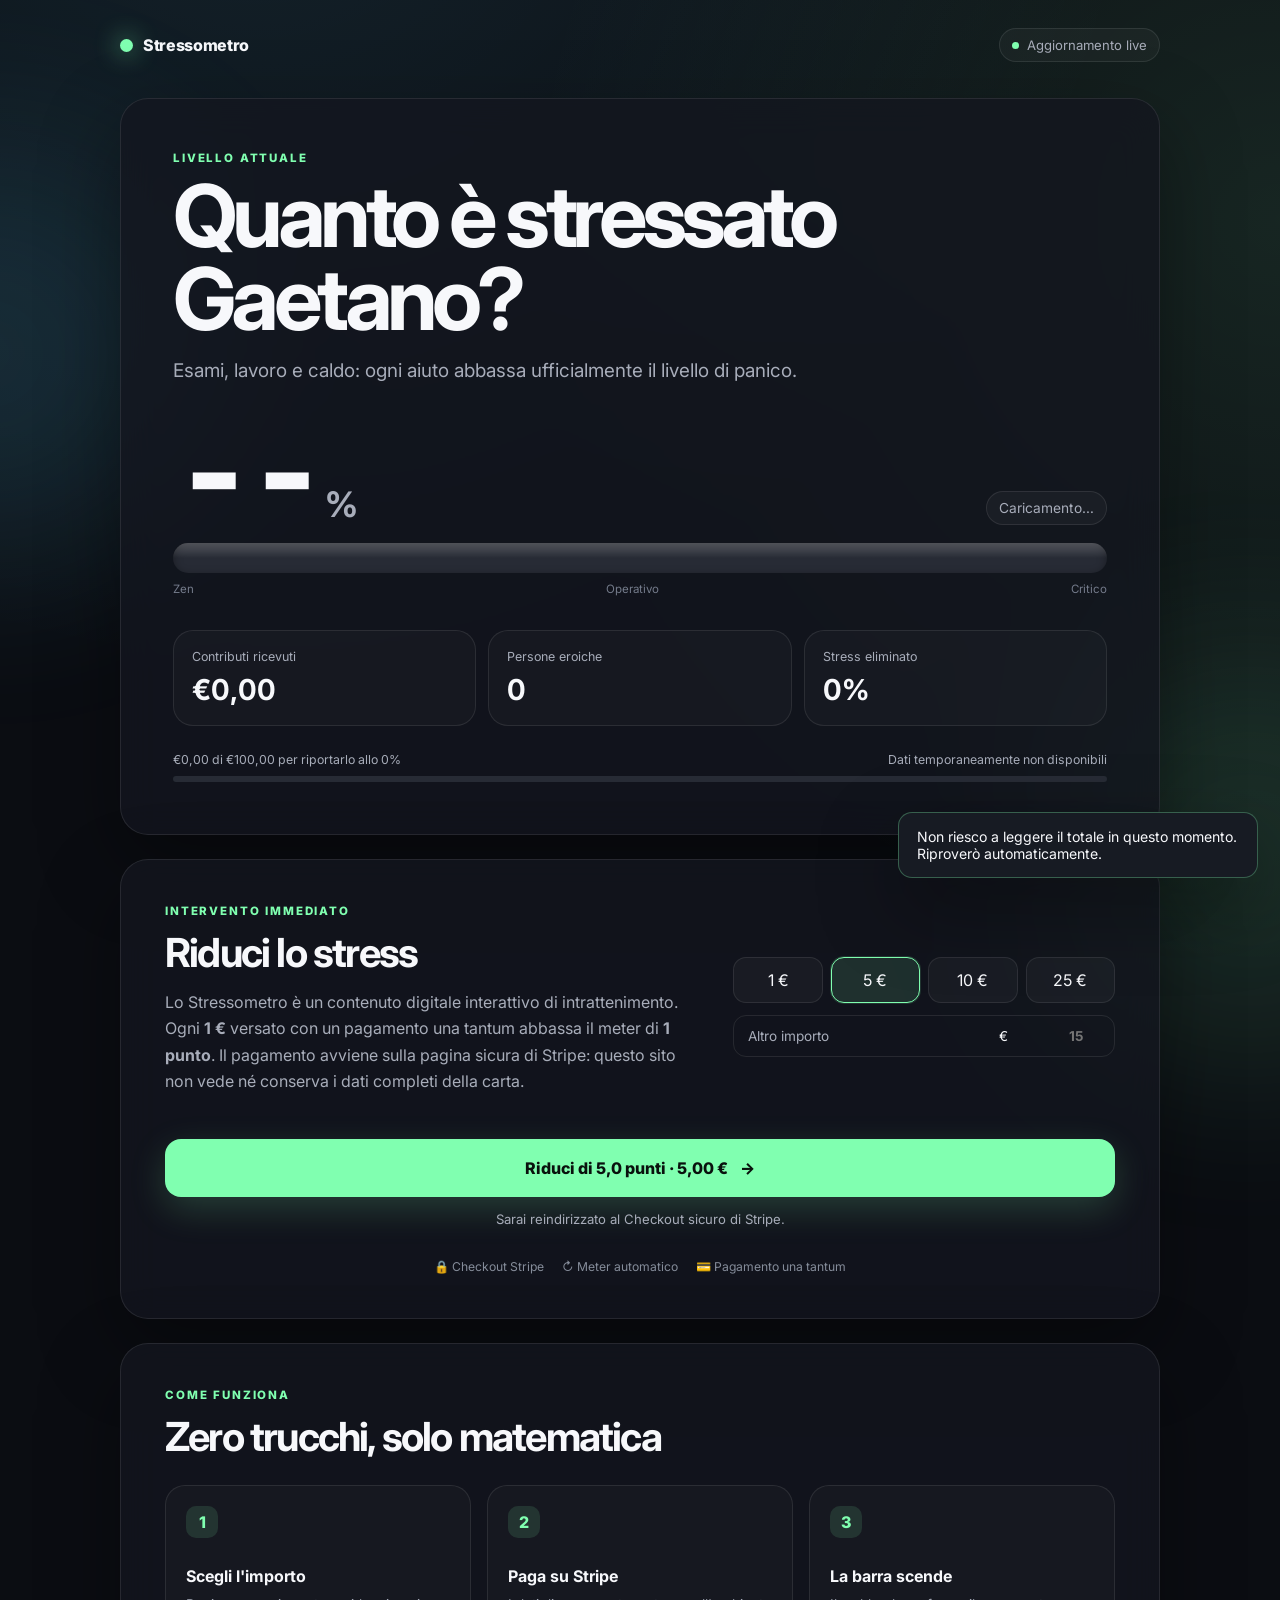
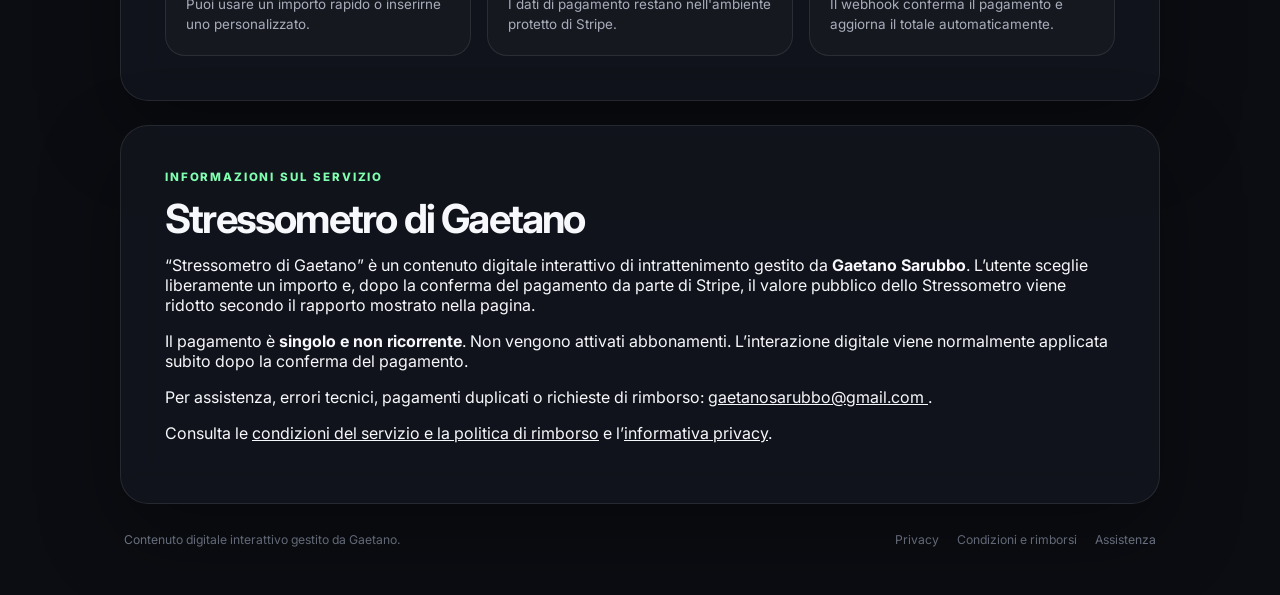
<file: index.html>
<!doctype html>
<html lang="it">
<head>
  <meta charset="utf-8">
  <meta name="viewport" content="width=device-width, initial-scale=1">
  <meta name="theme-color" content="#11131a">
  <meta
    name="description"
    content="Stressometro di Gaetano: contenuto digitale interattivo in cui ogni contributo una tantum riduce il livello pubblico di stress."
  >
  <title>Stressometro di Gaetano</title>

  <link rel="icon" href="assets/favicon.svg" type="image/svg+xml">
  <link rel="preconnect" href="https://fonts.googleapis.com">
  <link rel="preconnect" href="https://fonts.gstatic.com" crossorigin>
  <link
    href="https://fonts.googleapis.com/css2?family=Inter:wght@400;500;600;700;800&display=swap"
    rel="stylesheet"
  >
  <link rel="stylesheet" href="styles.css">

  <script src="config.js?v=3"></script>
  <script src="app.js?v=3" defer></script>
</head>

<body>
  <div class="background-orb orb-one" aria-hidden="true"></div>
  <div class="background-orb orb-two" aria-hidden="true"></div>

  <main class="page-shell">
    <header class="hero">
      <a class="brand" href="./" aria-label="Torna alla pagina principale">
        <span class="brand-dot" aria-hidden="true"></span>
        <span>Stressometro</span>
      </a>

      <span class="live-pill">
        <span class="live-dot" aria-hidden="true"></span>
        Aggiornamento live
      </span>
    </header>

    <section class="meter-card" aria-labelledby="page-title">
      <div class="meter-copy">
        <p class="eyebrow">Livello attuale</p>
        <h1 id="page-title">
          Quanto è stressato <span id="owner-name">Gaetano</span>?
        </h1>
        <p id="message" class="lead">Situazione sotto osservazione.</p>
      </div>

      <div class="meter-value-row">
        <div class="meter-number-wrap">
          <span id="stress-value" class="meter-number">--</span>
          <span class="meter-unit">%</span>
        </div>
        <span id="stress-label" class="stress-label">Caricamento…</span>
      </div>

      <div
        class="meter-track"
        role="progressbar"
        aria-label="Livello di stress"
        aria-valuemin="0"
        aria-valuemax="100"
        aria-valuenow="0"
      >
        <div id="meter-fill" class="meter-fill"></div>
        <div class="meter-gloss" aria-hidden="true"></div>
      </div>

      <div class="meter-scale" aria-hidden="true">
        <span>Zen</span>
        <span>Operativo</span>
        <span>Critico</span>
      </div>

      <div class="stats-grid">
        <article class="stat-box">
          <span class="stat-label">Contributi ricevuti</span>
          <strong id="total-donated">€0,00</strong>
        </article>

        <article class="stat-box">
          <span class="stat-label">Persone eroiche</span>
          <strong id="donation-count">0</strong>
        </article>

        <article class="stat-box">
          <span class="stat-label">Stress eliminato</span>
          <strong id="stress-removed">0%</strong>
        </article>
      </div>

      <div class="goal-area">
        <div class="goal-copy">
          <span id="goal-copy">€0,00 di €100,00 per riportarlo allo 0%</span>
          <span id="last-updated">In attesa dei dati…</span>
        </div>

        <div class="goal-track" aria-hidden="true">
          <div id="goal-fill" class="goal-fill"></div>
        </div>
      </div>
    </section>

    <section class="donation-card" aria-labelledby="donation-title">
      <div>
        <p class="eyebrow">Intervento immediato</p>
        <h2 id="donation-title">Riduci lo stress</h2>

        <p class="donation-explanation">
          Lo Stressometro è un contenuto digitale interattivo di intrattenimento.
          Ogni <strong id="ratio-copy">1 €</strong> versato con un pagamento una
          tantum abbassa il meter di <strong>1 punto</strong>. Il pagamento avviene
          sulla pagina sicura di Stripe: questo sito non vede né conserva i dati
          completi della carta.
        </p>
      </div>

      <div class="amount-selector" aria-label="Scegli l'importo">
        <div id="preset-buttons" class="preset-buttons"></div>

        <label class="custom-amount">
          <span>Altro importo</span>
          <span class="input-wrap">
            <span aria-hidden="true">€</span>
            <input
              id="custom-amount"
              type="number"
              inputmode="decimal"
              min="1"
              step="0.50"
              placeholder="15"
            >
          </span>
        </label>
      </div>

      <button id="donate-button" class="donate-button" type="button" disabled>
        <span id="donate-button-label">Contribuisci con Stripe</span>
        <span aria-hidden="true">→</span>
      </button>

      <p
        id="payment-status"
        class="payment-status"
        role="status"
        aria-live="polite"
      ></p>

      <div class="trust-row" aria-label="Informazioni sul pagamento">
        <span>🔒 Checkout Stripe</span>
        <span>↻ Meter automatico</span>
        <span>💳 Pagamento una tantum</span>
      </div>
    </section>

    <section class="how-card" aria-labelledby="how-title">
      <p class="eyebrow">Come funziona</p>
      <h2 id="how-title">Zero trucchi, solo matematica</h2>

      <div class="steps">
        <article>
          <span>1</span>
          <h3>Scegli l'importo</h3>
          <p>Puoi usare un importo rapido o inserirne uno personalizzato.</p>
        </article>

        <article>
          <span>2</span>
          <h3>Paga su Stripe</h3>
          <p>I dati di pagamento restano nell'ambiente protetto di Stripe.</p>
        </article>

        <article>
          <span>3</span>
          <h3>La barra scende</h3>
          <p>
            Il webhook conferma il pagamento e aggiorna il totale
            automaticamente.
          </p>
        </article>
      </div>
    </section>

    <section class="how-card" aria-labelledby="business-title">
      <p class="eyebrow">Informazioni sul servizio</p>
      <h2 id="business-title">Stressometro di Gaetano</h2>

      <p>
        “Stressometro di Gaetano” è un contenuto digitale interattivo di
        intrattenimento gestito da <strong>Gaetano Sarubbo</strong>. L’utente
        sceglie liberamente un importo e, dopo la conferma del pagamento da
        parte di Stripe, il valore pubblico dello Stressometro viene ridotto
        secondo il rapporto mostrato nella pagina.
      </p>

      <p>
        Il pagamento è <strong>singolo e non ricorrente</strong>. Non vengono
        attivati abbonamenti. L’interazione digitale viene normalmente applicata
        subito dopo la conferma del pagamento.
      </p>

      <p>
        Per assistenza, errori tecnici, pagamenti duplicati o richieste di
        rimborso:
        <a href="mailto:gaetanosarubbo@gmail.com">
          gaetanosarubbo@gmail.com
        </a>.
      </p>

      <p>
        Consulta le
        <a href="terms.html">condizioni del servizio e la politica di rimborso</a>
        e l’<a href="privacy.html">informativa privacy</a>.
      </p>
    </section>

    <footer>
      <p>
        Contenuto digitale interattivo gestito da
        <span id="footer-owner">Gaetano</span>.
      </p>

      <nav aria-label="Link legali">
        <a href="privacy.html">Privacy</a>
        <a href="terms.html">Condizioni e rimborsi</a>
        <a href="mailto:gaetanosarubbo@gmail.com">Assistenza</a>
      </nav>
    </footer>
  </main>

  <div
    id="toast"
    class="toast"
    role="status"
    aria-live="polite"
    hidden
  ></div>
</body>
</html>
</file>
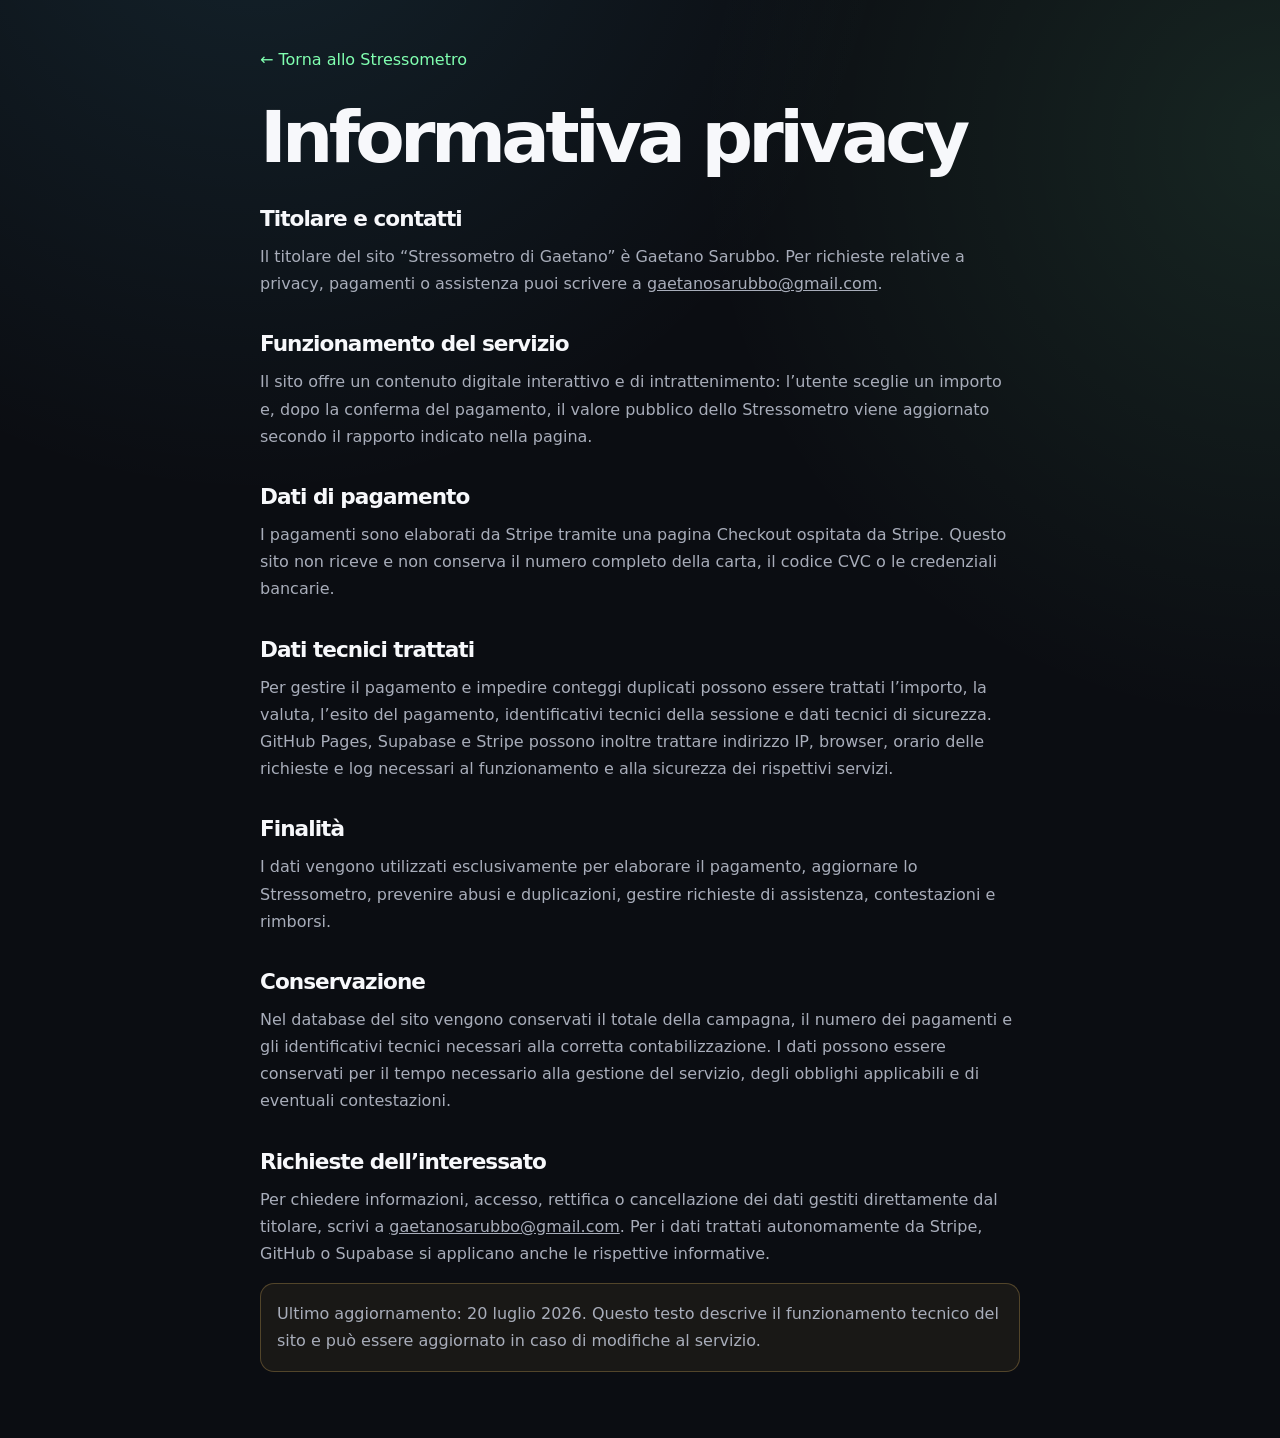
<file: privacy.html>
<!doctype html>
<html lang="it">
<head>
  <meta charset="utf-8">
  <meta name="viewport" content="width=device-width,initial-scale=1">
  <meta name="theme-color" content="#11131a">
  <title>Privacy · Stressometro di Gaetano</title>
  <link rel="stylesheet" href="styles.css">
</head>
<body>
  <main class="legal-page">
    <a class="back-link" href="./">← Torna allo Stressometro</a>
    <h1>Informativa privacy</h1>

    <h2>Titolare e contatti</h2>
    <p>Il titolare del sito “Stressometro di Gaetano” è Gaetano Sarubbo. Per richieste relative a privacy, pagamenti o assistenza puoi scrivere a <a href="mailto:gaetanosarubbo@gmail.com">gaetanosarubbo@gmail.com</a>.</p>

    <h2>Funzionamento del servizio</h2>
    <p>Il sito offre un contenuto digitale interattivo e di intrattenimento: l’utente sceglie un importo e, dopo la conferma del pagamento, il valore pubblico dello Stressometro viene aggiornato secondo il rapporto indicato nella pagina.</p>

    <h2>Dati di pagamento</h2>
    <p>I pagamenti sono elaborati da Stripe tramite una pagina Checkout ospitata da Stripe. Questo sito non riceve e non conserva il numero completo della carta, il codice CVC o le credenziali bancarie.</p>

    <h2>Dati tecnici trattati</h2>
    <p>Per gestire il pagamento e impedire conteggi duplicati possono essere trattati l’importo, la valuta, l’esito del pagamento, identificativi tecnici della sessione e dati tecnici di sicurezza. GitHub Pages, Supabase e Stripe possono inoltre trattare indirizzo IP, browser, orario delle richieste e log necessari al funzionamento e alla sicurezza dei rispettivi servizi.</p>

    <h2>Finalità</h2>
    <p>I dati vengono utilizzati esclusivamente per elaborare il pagamento, aggiornare lo Stressometro, prevenire abusi e duplicazioni, gestire richieste di assistenza, contestazioni e rimborsi.</p>

    <h2>Conservazione</h2>
    <p>Nel database del sito vengono conservati il totale della campagna, il numero dei pagamenti e gli identificativi tecnici necessari alla corretta contabilizzazione. I dati possono essere conservati per il tempo necessario alla gestione del servizio, degli obblighi applicabili e di eventuali contestazioni.</p>

    <h2>Richieste dell’interessato</h2>
    <p>Per chiedere informazioni, accesso, rettifica o cancellazione dei dati gestiti direttamente dal titolare, scrivi a <a href="mailto:gaetanosarubbo@gmail.com">gaetanosarubbo@gmail.com</a>. Per i dati trattati autonomamente da Stripe, GitHub o Supabase si applicano anche le rispettive informative.</p>

    <p class="legal-note">Ultimo aggiornamento: 20 luglio 2026. Questo testo descrive il funzionamento tecnico del sito e può essere aggiornato in caso di modifiche al servizio.</p>
  </main>
</body>
</html>
</file>
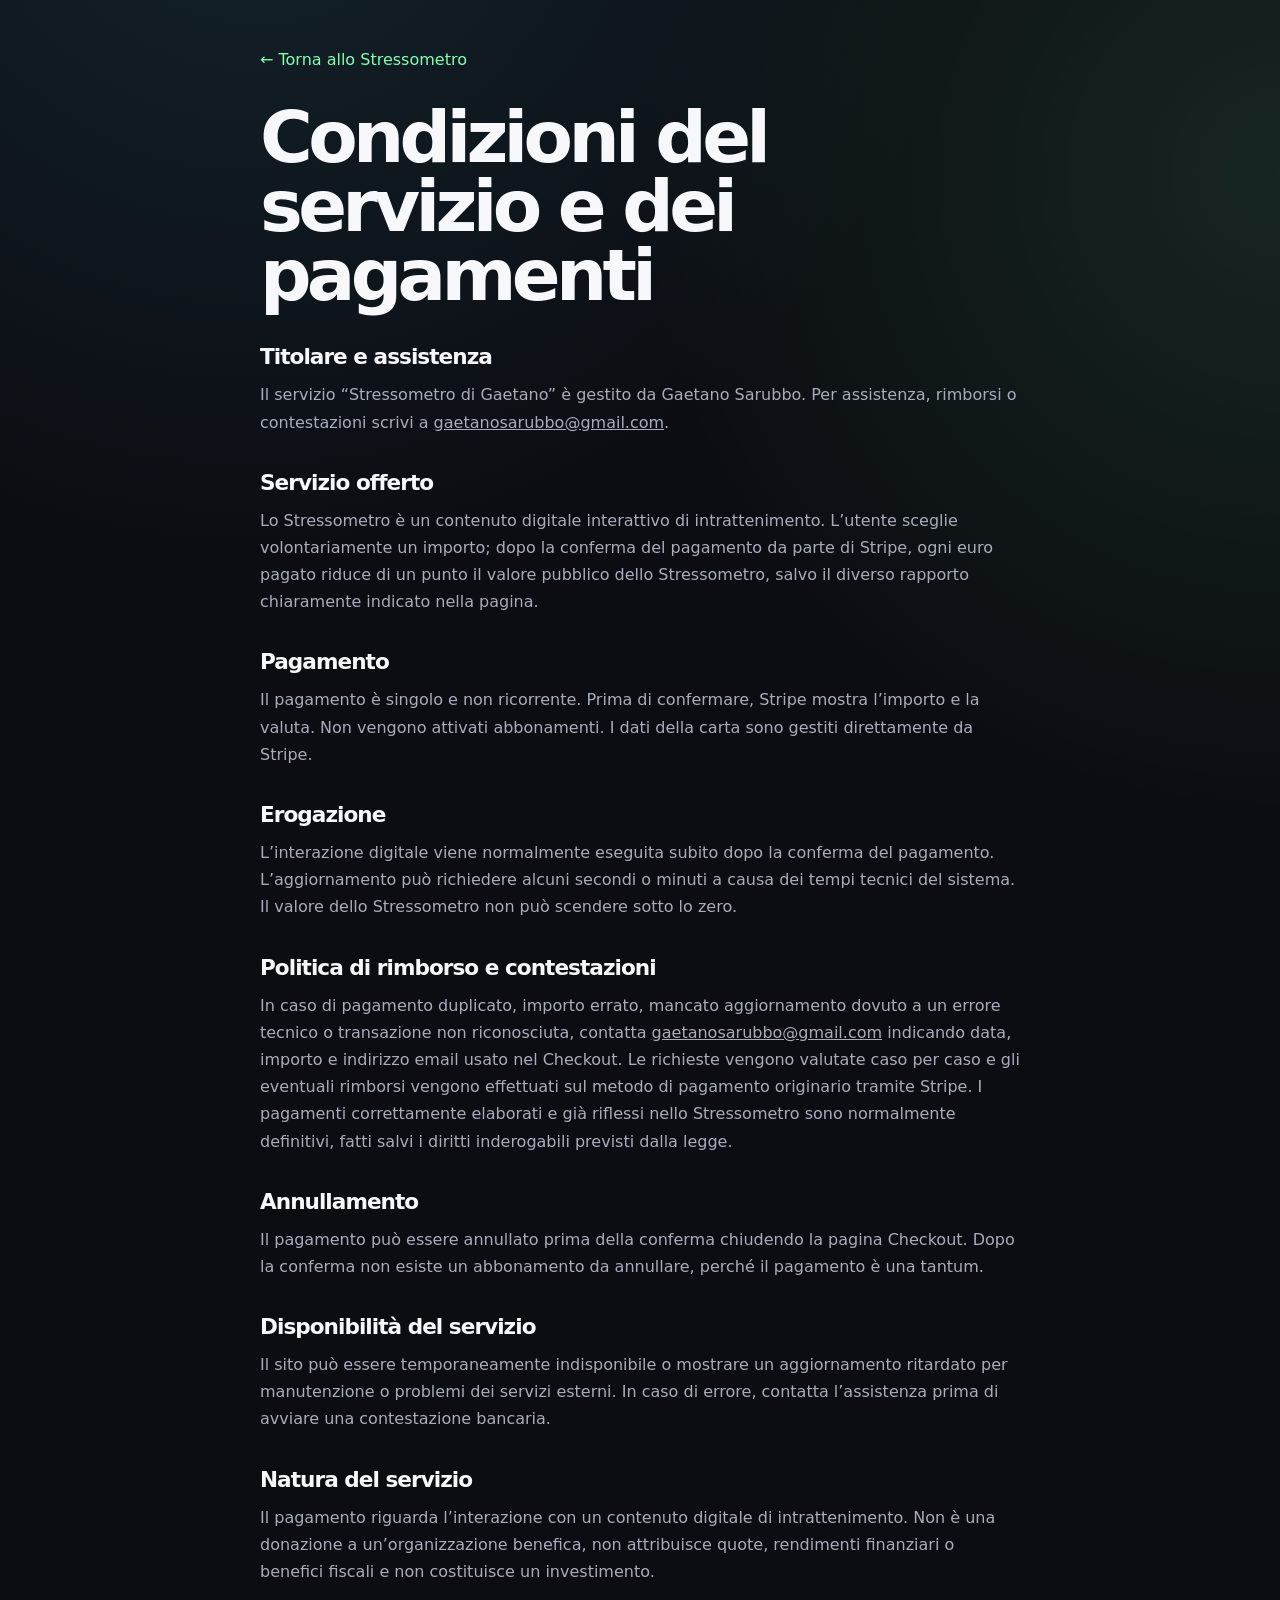
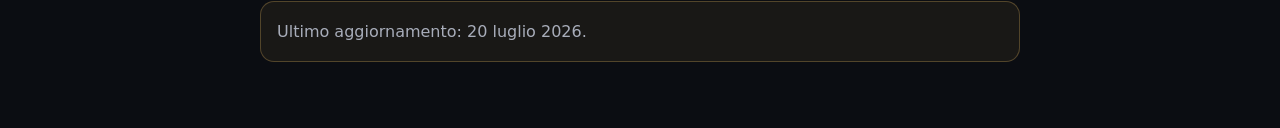
<file: terms.html>
<!doctype html>
<html lang="it">
<head>
  <meta charset="utf-8">
  <meta name="viewport" content="width=device-width,initial-scale=1">
  <meta name="theme-color" content="#11131a">
  <title>Condizioni · Stressometro di Gaetano</title>
  <link rel="stylesheet" href="styles.css">
</head>
<body>
  <main class="legal-page">
    <a class="back-link" href="./">← Torna allo Stressometro</a>
    <h1>Condizioni del servizio e dei pagamenti</h1>

    <h2>Titolare e assistenza</h2>
    <p>Il servizio “Stressometro di Gaetano” è gestito da Gaetano Sarubbo. Per assistenza, rimborsi o contestazioni scrivi a <a href="mailto:gaetanosarubbo@gmail.com">gaetanosarubbo@gmail.com</a>.</p>

    <h2>Servizio offerto</h2>
    <p>Lo Stressometro è un contenuto digitale interattivo di intrattenimento. L’utente sceglie volontariamente un importo; dopo la conferma del pagamento da parte di Stripe, ogni euro pagato riduce di un punto il valore pubblico dello Stressometro, salvo il diverso rapporto chiaramente indicato nella pagina.</p>

    <h2>Pagamento</h2>
    <p>Il pagamento è singolo e non ricorrente. Prima di confermare, Stripe mostra l’importo e la valuta. Non vengono attivati abbonamenti. I dati della carta sono gestiti direttamente da Stripe.</p>

    <h2>Erogazione</h2>
    <p>L’interazione digitale viene normalmente eseguita subito dopo la conferma del pagamento. L’aggiornamento può richiedere alcuni secondi o minuti a causa dei tempi tecnici del sistema. Il valore dello Stressometro non può scendere sotto lo zero.</p>

    <h2>Politica di rimborso e contestazioni</h2>
    <p>In caso di pagamento duplicato, importo errato, mancato aggiornamento dovuto a un errore tecnico o transazione non riconosciuta, contatta <a href="mailto:gaetanosarubbo@gmail.com">gaetanosarubbo@gmail.com</a> indicando data, importo e indirizzo email usato nel Checkout. Le richieste vengono valutate caso per caso e gli eventuali rimborsi vengono effettuati sul metodo di pagamento originario tramite Stripe. I pagamenti correttamente elaborati e già riflessi nello Stressometro sono normalmente definitivi, fatti salvi i diritti inderogabili previsti dalla legge.</p>

    <h2>Annullamento</h2>
    <p>Il pagamento può essere annullato prima della conferma chiudendo la pagina Checkout. Dopo la conferma non esiste un abbonamento da annullare, perché il pagamento è una tantum.</p>

    <h2>Disponibilità del servizio</h2>
    <p>Il sito può essere temporaneamente indisponibile o mostrare un aggiornamento ritardato per manutenzione o problemi dei servizi esterni. In caso di errore, contatta l’assistenza prima di avviare una contestazione bancaria.</p>

    <h2>Natura del servizio</h2>
    <p>Il pagamento riguarda l’interazione con un contenuto digitale di intrattenimento. Non è una donazione a un’organizzazione benefica, non attribuisce quote, rendimenti finanziari o benefici fiscali e non costituisce un investimento.</p>

    <p class="legal-note">Ultimo aggiornamento: 20 luglio 2026.</p>
  </main>
</body>
</html>
</file>
<file: styles.css>
:root {
  --bg: #0b0d12;
  --surface: rgba(20, 23, 31, 0.78);
  --surface-strong: #151821;
  --border: rgba(255, 255, 255, 0.09);
  --text: #f7f8fb;
  --muted: #a8adba;
  --accent: #80ffb0;
  --accent-2: #5bd5ff;
  --danger: #ff5d6c;
  --warning: #ffcc66;
  --radius-xl: 28px;
  --radius-lg: 20px;
  --shadow: 0 30px 80px rgba(0, 0, 0, 0.35);
  font-family: Inter, system-ui, -apple-system, BlinkMacSystemFont, "Segoe UI", sans-serif;
  color-scheme: dark;
}

* { box-sizing: border-box; }
html { scroll-behavior: smooth; }
body {
  margin: 0;
  min-height: 100vh;
  overflow-x: hidden;
  color: var(--text);
  background:
    radial-gradient(circle at 20% -10%, rgba(91, 213, 255, 0.11), transparent 34%),
    radial-gradient(circle at 100% 10%, rgba(128, 255, 176, 0.10), transparent 32%),
    var(--bg);
}
button, input { font: inherit; }
a { color: inherit; }

.background-orb {
  position: fixed;
  width: 420px;
  height: 420px;
  border-radius: 50%;
  filter: blur(100px);
  opacity: 0.13;
  pointer-events: none;
}
.orb-one { top: 16%; left: -220px; background: #5bd5ff; }
.orb-two { bottom: -170px; right: -180px; background: #80ffb0; }

.page-shell { width: min(1040px, calc(100% - 32px)); margin: 0 auto; padding: 28px 0 48px; }
.hero { display: flex; align-items: center; justify-content: space-between; margin-bottom: 36px; }
.brand { display: inline-flex; align-items: center; gap: 10px; text-decoration: none; font-weight: 800; letter-spacing: -0.02em; }
.brand-dot { width: 13px; height: 13px; border-radius: 50%; background: var(--accent); box-shadow: 0 0 24px rgba(128, 255, 176, 0.85); }
.live-pill { display: inline-flex; align-items: center; gap: 8px; padding: 8px 12px; border: 1px solid var(--border); border-radius: 999px; color: var(--muted); background: rgba(255,255,255,.035); font-size: .82rem; }
.live-dot { width: 7px; height: 7px; border-radius: 50%; background: var(--accent); animation: pulse 1.8s infinite; }

.meter-card, .donation-card, .how-card {
  border: 1px solid var(--border);
  border-radius: var(--radius-xl);
  background: var(--surface);
  backdrop-filter: blur(18px);
  box-shadow: var(--shadow);
}
.meter-card { padding: clamp(24px, 5vw, 52px); }
.meter-copy { max-width: 720px; }
.eyebrow { margin: 0 0 10px; color: var(--accent); text-transform: uppercase; letter-spacing: .16em; font-size: .72rem; font-weight: 800; }
h1, h2, h3, p { margin-top: 0; }
h1 { margin-bottom: 14px; font-size: clamp(2.25rem, 7vw, 5.4rem); line-height: .96; letter-spacing: -.065em; }
h2 { margin-bottom: 12px; font-size: clamp(1.65rem, 4vw, 2.5rem); letter-spacing: -.045em; }
.lead { margin-bottom: 34px; max-width: 680px; color: var(--muted); font-size: clamp(1rem, 2vw, 1.18rem); line-height: 1.65; }
.meter-value-row { display: flex; align-items: flex-end; justify-content: space-between; gap: 20px; margin-bottom: 18px; }
.meter-number-wrap { display: flex; align-items: baseline; }
.meter-number { font-size: clamp(4rem, 15vw, 8rem); font-weight: 800; line-height: .8; letter-spacing: -.08em; font-variant-numeric: tabular-nums; }
.meter-unit { margin-left: 6px; color: var(--muted); font-size: clamp(1.4rem, 4vw, 2.2rem); font-weight: 700; }
.stress-label { padding: 8px 12px; border: 1px solid var(--border); border-radius: 999px; background: rgba(255,255,255,.035); color: var(--muted); font-size: .86rem; white-space: nowrap; }
.meter-track { position: relative; height: 30px; overflow: hidden; border-radius: 999px; background: #272b35; box-shadow: inset 0 2px 8px rgba(0,0,0,.35); }
.meter-fill { width: 0%; height: 100%; border-radius: inherit; background: linear-gradient(90deg, var(--accent), var(--warning) 62%, var(--danger)); transition: width 1.1s cubic-bezier(.2,.85,.2,1); }
.meter-gloss { position: absolute; inset: 0; background: linear-gradient(180deg, rgba(255,255,255,.22), transparent 50%); pointer-events: none; }
.meter-scale { display: flex; justify-content: space-between; margin-top: 9px; color: #747b8b; font-size: .72rem; }
.stats-grid { display: grid; grid-template-columns: repeat(3, 1fr); gap: 12px; margin-top: 34px; }
.stat-box { padding: 18px; border: 1px solid var(--border); border-radius: var(--radius-lg); background: rgba(255,255,255,.025); }
.stat-label { display: block; margin-bottom: 8px; color: var(--muted); font-size: .78rem; }
.stat-box strong { font-size: clamp(1.3rem, 4vw, 1.8rem); font-variant-numeric: tabular-nums; }
.goal-area { margin-top: 26px; }
.goal-copy { display: flex; justify-content: space-between; gap: 16px; margin-bottom: 9px; color: var(--muted); font-size: .77rem; }
.goal-track { height: 6px; overflow: hidden; border-radius: 99px; background: #272b35; }
.goal-fill { height: 100%; width: 0; border-radius: inherit; background: linear-gradient(90deg, var(--accent-2), var(--accent)); transition: width 1s ease; }

.donation-card { display: grid; grid-template-columns: 1.15fr .85fr; gap: 28px 52px; margin-top: 24px; padding: clamp(24px, 5vw, 44px); }
.donation-explanation { max-width: 620px; color: var(--muted); line-height: 1.65; }
.amount-selector { align-self: center; }
.preset-buttons { display: grid; grid-template-columns: repeat(4, 1fr); gap: 8px; margin-bottom: 12px; }
.amount-button { min-height: 46px; border: 1px solid var(--border); border-radius: 13px; background: rgba(255,255,255,.035); color: var(--text); cursor: pointer; transition: transform .2s, border-color .2s, background .2s; }
.amount-button:hover { transform: translateY(-2px); border-color: rgba(128,255,176,.4); }
.amount-button.active { border-color: var(--accent); background: rgba(128,255,176,.12); box-shadow: 0 0 0 1px rgba(128,255,176,.15); }
.custom-amount { display: flex; align-items: center; justify-content: space-between; gap: 16px; padding: 11px 14px; border: 1px solid var(--border); border-radius: 13px; color: var(--muted); font-size: .85rem; }
.input-wrap { display: flex; align-items: center; gap: 4px; color: var(--text); }
.custom-amount input { width: 88px; border: 0; outline: 0; background: transparent; color: var(--text); text-align: right; font-weight: 700; }
.donate-button { grid-column: 1 / -1; display: flex; align-items: center; justify-content: center; gap: 12px; min-height: 58px; border: 0; border-radius: 16px; background: var(--accent); color: #09110d; font-weight: 800; font-size: 1rem; cursor: pointer; box-shadow: 0 12px 36px rgba(128,255,176,.18); transition: transform .2s, opacity .2s; }
.donate-button:hover:not(:disabled) { transform: translateY(-2px); }
.donate-button:disabled { cursor: not-allowed; opacity: .45; box-shadow: none; }
.payment-status { grid-column: 1 / -1; min-height: 20px; margin: -14px 0 0; color: var(--muted); font-size: .82rem; text-align: center; }
.trust-row { grid-column: 1 / -1; display: flex; justify-content: center; flex-wrap: wrap; gap: 18px; color: #858c9a; font-size: .76rem; }

.how-card { margin-top: 24px; padding: clamp(24px, 5vw, 44px); }
.steps { display: grid; grid-template-columns: repeat(3, 1fr); gap: 16px; margin-top: 24px; }
.steps article { padding: 20px; border: 1px solid var(--border); border-radius: var(--radius-lg); background: rgba(255,255,255,.025); }
.steps article > span { display: grid; place-items: center; width: 32px; height: 32px; margin-bottom: 28px; border-radius: 10px; background: rgba(128,255,176,.12); color: var(--accent); font-weight: 800; }
.steps h3 { margin-bottom: 8px; font-size: 1rem; }
.steps p { margin-bottom: 0; color: var(--muted); font-size: .84rem; line-height: 1.55; }
footer { display: flex; justify-content: space-between; gap: 20px; padding: 28px 4px 0; color: #747b8b; font-size: .76rem; }
footer p { margin: 0; }
footer nav { display: flex; gap: 18px; }
footer a { text-decoration: none; }
footer a:hover { color: var(--text); }
.toast { position: fixed; right: 22px; bottom: 22px; z-index: 10; max-width: 360px; padding: 15px 18px; border: 1px solid rgba(128,255,176,.3); border-radius: 14px; background: #171b23; box-shadow: var(--shadow); color: var(--text); font-size: .88rem; }

.legal-page { width: min(760px, calc(100% - 32px)); margin: 0 auto; padding: 50px 0; }
.legal-page .back-link { display: inline-block; margin-bottom: 34px; color: var(--accent); text-decoration: none; }
.legal-page h1 { font-size: clamp(2.2rem, 8vw, 4.5rem); }
.legal-page h2 { margin-top: 34px; font-size: 1.35rem; }
.legal-page p, .legal-page li { color: var(--muted); line-height: 1.7; }
.legal-note { padding: 16px; border: 1px solid rgba(255,204,102,.25); border-radius: 14px; background: rgba(255,204,102,.06); }

@keyframes pulse { 0%,100% { opacity: 1; box-shadow: 0 0 0 0 rgba(128,255,176,.3); } 50% { opacity: .55; box-shadow: 0 0 0 6px rgba(128,255,176,0); } }
@media (prefers-reduced-motion: reduce) { *, *::before, *::after { scroll-behavior: auto !important; animation-duration: .01ms !important; animation-iteration-count: 1 !important; transition-duration: .01ms !important; } }
@media (max-width: 760px) {
  .page-shell { width: min(100% - 20px, 1040px); padding-top: 18px; }
  .hero { margin-bottom: 20px; }
  .meter-card, .donation-card, .how-card { border-radius: 22px; }
  .meter-value-row { align-items: flex-start; flex-direction: column; }
  .stats-grid, .steps { grid-template-columns: 1fr; }
  .donation-card { grid-template-columns: 1fr; gap: 22px; }
  .goal-copy { flex-direction: column; gap: 4px; }
  footer { flex-direction: column; }
}
@media (max-width: 430px) {
  .live-pill { font-size: 0; }
  .live-pill::after { content: "Live"; font-size: .78rem; }
  .preset-buttons { grid-template-columns: repeat(2, 1fr); }
}
</file>
